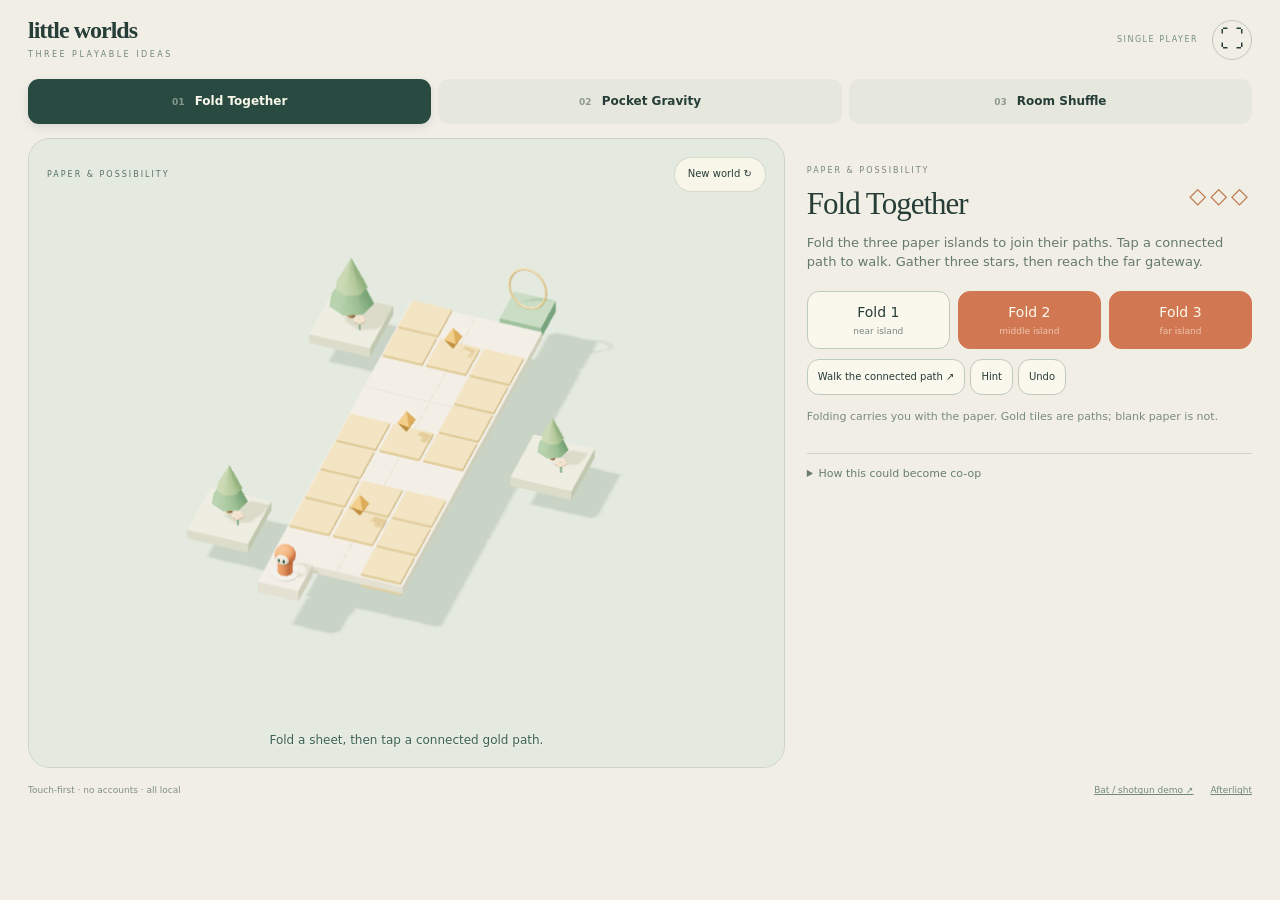
<file: index.html>
<!doctype html>
<html lang="en">
<head><meta charset="utf-8"><meta name="viewport" content="width=device-width,initial-scale=1,viewport-fit=cover"><meta name="theme-color" content="#f1eee6"><meta name="apple-mobile-web-app-capable" content="yes"><title>Little Worlds · Three playable ideas</title><link rel="manifest" href="manifest.webmanifest"><link rel="stylesheet" href="worlds.css"></head>
<body>
<header><div class="wordmark">little worlds<span>THREE PLAYABLE IDEAS</span></div><div class="header-actions"><span class="solo">SINGLE PLAYER</span><button id="fullscreen" aria-label="Toggle fullscreen">⛶</button></div></header>
<nav aria-label="Choose prototype"><button data-game="fold" class="active"><span>01</span> Fold Together</button><button data-game="gravity"><span>02</span> Pocket Gravity</button><button data-game="rooms"><span>03</span> Room Shuffle</button></nav>
<main>
<section id="stage" aria-label="Interactive puzzle"><canvas id="scene"></canvas><div class="stage-top"><span id="stage-label">PAPER & POSSIBILITY</span><button id="new">New world ↻</button></div><div id="toast" role="status" aria-live="polite"></div><div id="victory" hidden><div><span>BEAUTIFULLY DONE</span><h2 id="win-title">A little world, solved.</h2><p id="win-detail"></p><button id="again">Play another world ↗</button></div></div></section>
<section id="dashboard"><div class="game-heading"><div><span id="subtitle"></span><h1 id="title">Fold Together</h1></div><span id="score"></span></div><p id="description"></p><div id="inputs"></div><p id="help"></p><details><summary>How this could become co-op</summary><p id="coop"></p></details></section>
</main>
<footer><span>Touch-first · no accounts · all local</span><a href="arena.html">Bat / shotgun demo ↗</a><a href="afterlight.html">Afterlight</a></footer>
<script type="module" src="worlds.mjs"></script>
</body></html>
</file>
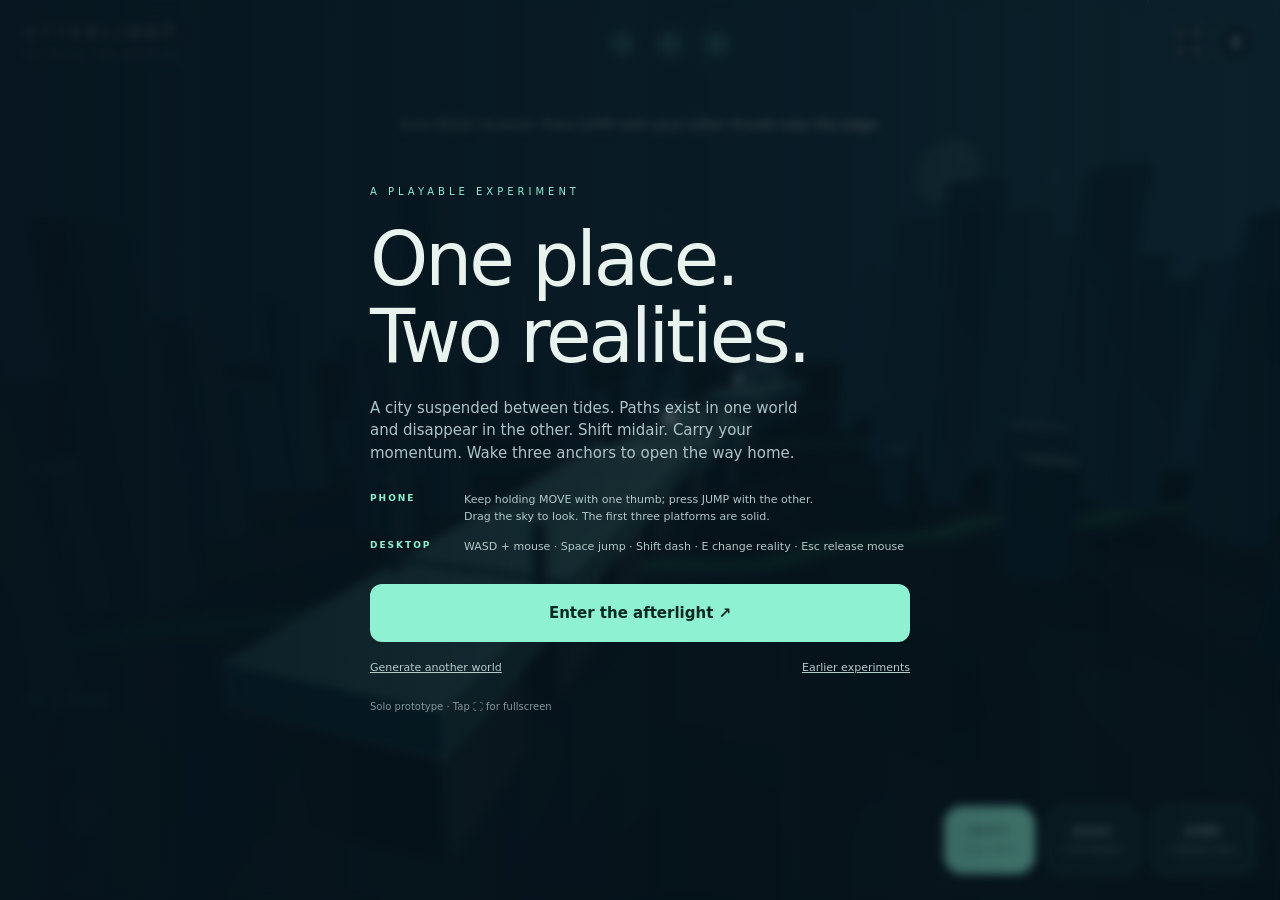
<file: afterlight.html>
<!doctype html>
<html lang="en"><head><meta charset="utf-8"><meta name="viewport" content="width=device-width,initial-scale=1,viewport-fit=cover"><meta name="theme-color" content="#08151d"><meta name="apple-mobile-web-app-capable" content="yes"><meta name="apple-mobile-web-app-status-bar-style" content="black-translucent"><title>AFTERLIGHT · Between two worlds</title><link rel="manifest" href="manifest.webmanifest"><link rel="stylesheet" href="echo.css"></head>
<body>
<canvas id="world" aria-label="First person floating ruins game"></canvas>
<div id="hud"><div class="brand">AFTERLIGHT<span>BETWEEN TWO WORLDS</span></div><div id="anchors">◇ ◇ ◇</div><div class="hud-actions"><button id="fullscreen" aria-label="Toggle fullscreen">⛶</button><button id="menu" aria-label="Pause game">Ⅱ</button></div></div>
<div id="crosshair">+</div><div id="message" role="status" aria-live="polite"></div><div id="phase-label">01 / TIDE</div>
<div id="controls"><div id="stick" aria-label="Movement joystick"><div id="thumb"></div><span>MOVE</span></div><div class="actions"><button id="shift">SHIFT<span>other reality</span></button><button id="dash">DASH<span>burst forward</span></button><button id="jump">JUMP<span>hold your nerve</span></button></div></div>
<div id="overlay"><div class="panel"><div class="eyebrow">A PLAYABLE EXPERIMENT</div><h1>One place.<br>Two realities.</h1><p id="description">A city suspended between tides. Paths exist in one world and disappear in the other. Shift midair. Carry your momentum. Wake three anchors to open the way home.</p><div class="instructions"><strong>PHONE</strong><span>Keep holding MOVE with one thumb; press JUMP with the other.<br>Drag the sky to look. The first three platforms are solid.</span><strong>DESKTOP</strong><span>WASD + mouse · Space jump · Shift dash · E change reality · Esc release mouse</span></div><button id="start">Enter the afterlight ↗</button><div class="links"><button id="new-world">Generate another world</button><a href="lab.html">Earlier experiments</a></div><small id="screen-help">Solo prototype · Tap ⛶ for fullscreen</small></div></div>
<script type="module" src="echo.js"></script></body></html>
</file>
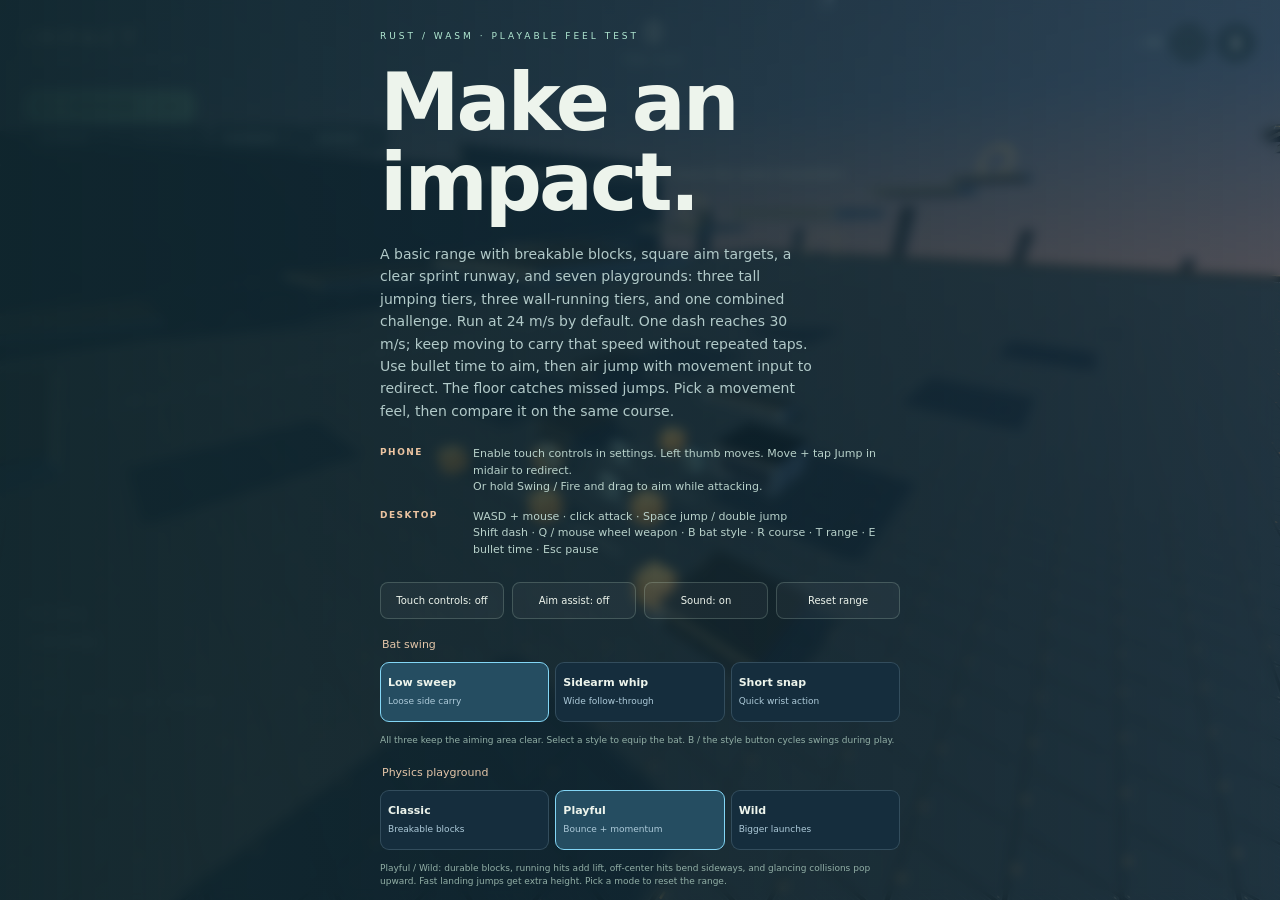
<file: arena.html>
<!doctype html>
<html lang="en"><head><meta charset="utf-8"><meta name="viewport" content="width=device-width,initial-scale=1,viewport-fit=cover"><meta name="theme-color" content="#10262d"><meta name="apple-mobile-web-app-capable" content="yes"><title>IMPACT · Bat / shotgun movement lab</title><link rel="stylesheet" href="arena/style.css"></head>
<body>
<canvas id="view" aria-label="First person physics arena"></canvas>
<header><div class="logo">IMPACT<span>A MOVEMENT & WEAPON LAB</span></div><div class="numbers"><strong id="score">0</strong><span id="combo">FREE PLAY</span></div><div class="tools"><span id="fps" aria-label="Frames per second">— FPS</span><button id="fullscreen" aria-label="Toggle fullscreen">⛶</button><button id="pause" aria-label="Pause arena">Ⅱ</button></div></header>
<button id="weapon" aria-label="Switch weapon">02 / SHOTGUN <span>⇄ BAT</span></button>
<button id="bat-cycle" hidden aria-label="Cycle bat swing style">Low sweep ↻</button>
<button id="course">COURSE ↗ <span>R · restart route</span></button><button id="runway">RUNWAY ↗</button><button id="range">RANGE ↗</button>
<div id="reticle"><span></span><span></span><span></span><span></span><i></i></div><div id="hitmarker">×</div><div id="notice" role="status" aria-live="polite">Loading Rust physics…</div>
<div id="readout"><span id="speed">0.0 m/s</span><span id="breaks">0 BROKEN</span><span id="feel">SNAPPY</span><span id="physics-readout">PLAYFUL</span><span id="progress">160 × 320m ARENA</span></div>
<div id="controls" hidden><div id="stick" aria-label="Move joystick"><div id="thumb"></div><span>MOVE</span></div><div class="buttons"><button id="slow">TIME<span>toggle bullet time</span></button><button id="dash">DASH<span>Shift</span></button><button id="jump">JUMP<span>Space · twice</span></button><button id="fire">SWING<span>hold to attack</span></button></div></div>
<div id="overlay"><section><span class="eyebrow">RUST / WASM · PLAYABLE FEEL TEST</span><h1>Make an<br>impact.</h1><p>A basic range with breakable blocks, square aim targets, a clear sprint runway, and seven playgrounds: three tall jumping tiers, three wall-running tiers, and one combined challenge. Run at 24 m/s by default. One dash reaches 30 m/s; keep moving to carry that speed without repeated taps. Use bullet time to aim, then air jump with movement input to redirect. The floor catches missed jumps. Pick a movement feel, then compare it on the same course.</p><div class="instructions"><b>PHONE</b><span>Enable touch controls in settings. Left thumb moves. Move + tap Jump in midair to redirect.<br>Or hold Swing / Fire and drag to aim while attacking.</span><b>DESKTOP</b><span>WASD + mouse · click attack · Space jump / double jump<br>Shift dash · Q / mouse wheel weapon · B bat style · R course · T range · E bullet time · Esc pause</span></div><div class="settings"><button id="touch-controls" aria-pressed="false">Touch controls: off</button><button id="assist">Aim assist: on</button><button id="sound">Sound: on</button><button id="reset">Reset range</button></div><fieldset class="lab-options"><legend>Bat swing</legend><div class="option-grid" role="group" aria-label="Bat animation"><button id="bat-style-0" aria-pressed="true"><b>Low sweep</b><span>Loose side carry</span></button><button id="bat-style-1" aria-pressed="false"><b>Sidearm whip</b><span>Wide follow-through</span></button><button id="bat-style-2" aria-pressed="false"><b>Short snap</b><span>Quick wrist action</span></button></div><small>All three keep the aiming area clear. Select a style to equip the bat. B / the style button cycles swings during play.</small></fieldset><fieldset class="lab-options"><legend>Physics playground</legend><div class="option-grid" role="group" aria-label="Object physics"><button id="physics-0" aria-pressed="false"><b>Classic</b><span>Breakable blocks</span></button><button id="physics-1" aria-pressed="true"><b>Playful</b><span>Bounce + momentum</span></button><button id="physics-2" aria-pressed="false"><b>Wild</b><span>Bigger launches</span></button></div><small>Playful / Wild: durable blocks, running hits add lift, off-center hits bend sideways, and glancing collisions pop upward. Fast landing jumps get extra height. Pick a mode to reset the range.</small></fieldset><div class="presets" role="group" aria-label="Movement feel"><button id="preset-0" aria-pressed="true"><b>Snappy</b><span>24 m/s · carry 30</span></button><button id="preset-1" aria-pressed="false"><b>Momentum</b><span>28 m/s · longer momentum</span></button><button id="preset-2" aria-pressed="false"><b>Floaty</b><span>20 m/s · long airtime</span></button></div><small class="compare">Choose a feel to restart your selected section. Jump routes are tuned for Snappy.</small><div class="playgrounds" role="group" aria-label="Playground"><button id="playground-0" aria-pressed="true">Jump · Easy</button><button id="playground-1" aria-pressed="false">Jump · Medium</button><button id="playground-2" aria-pressed="false">Jump · Hard</button><button id="playground-3" aria-pressed="false">Wall run · Easy</button><button id="playground-4" aria-pressed="false">Wall run · Medium</button><button id="playground-5" aria-pressed="false">Wall run · Hard</button><button id="playground-6" aria-pressed="false">Combined · Expert</button></div><small class="compare">Wall run: move alongside a glowing wall while airborne. Space / Jump kicks away. Only Combined requires both skills.</small><button id="start" disabled>Loading physics…</button><small id="capability">Keyboard and touch controls · single player</small><div class="links"><a href="bat-preview.html">Bat swing previews ↗</a><a href="index.html">← Puzzle prototypes</a><a href="downloads/impact-browser.zip" download>Download demo ↓</a></div></section></div>
<script type="module" src="arena/game.mjs"></script>
</body></html>
</file>
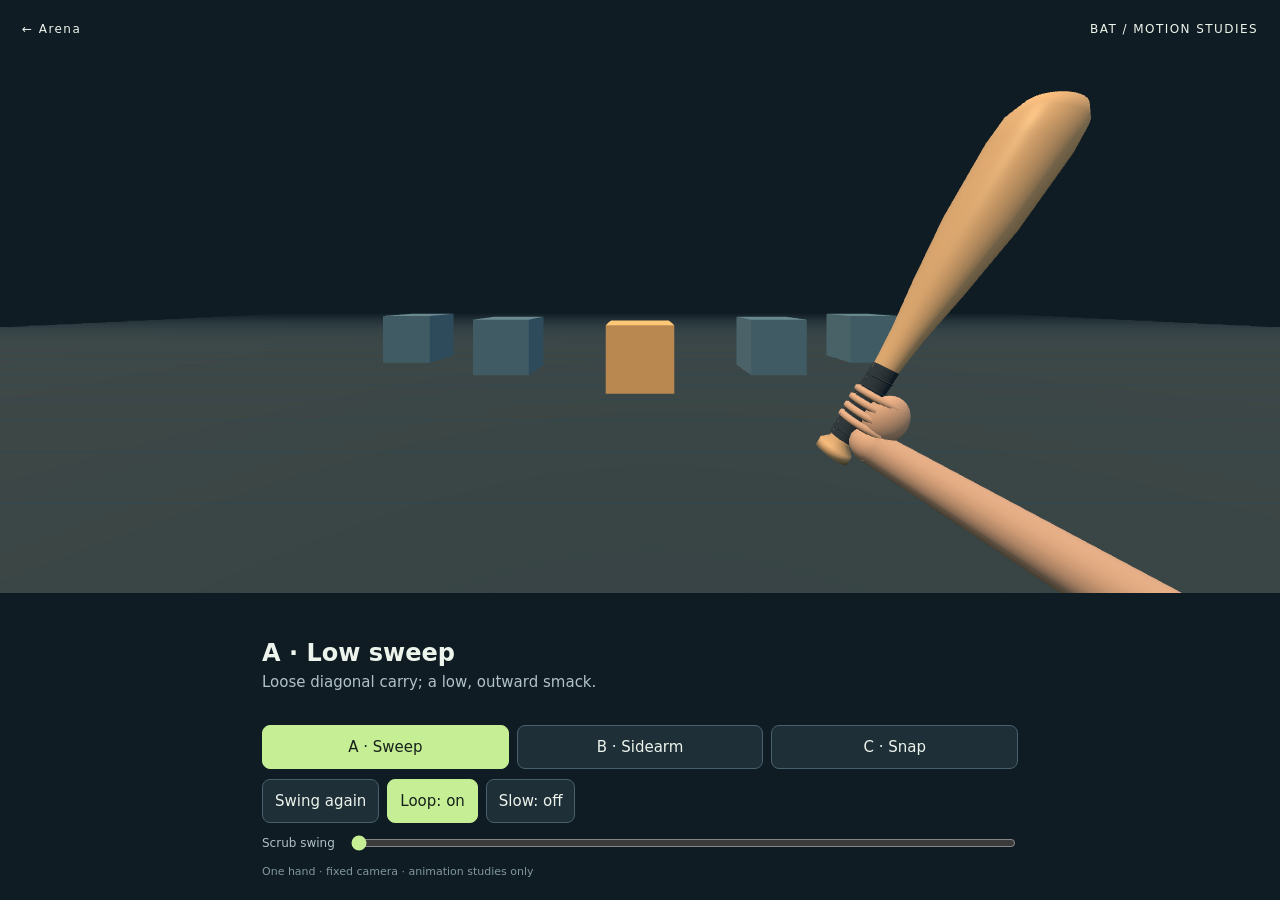
<file: bat-preview.html>
<!doctype html>
<html lang="en"><head><meta charset="utf-8"><meta name="viewport" content="width=device-width,initial-scale=1,viewport-fit=cover"><title>Bat swing studies · IMPACT</title><link rel="stylesheet" href="arena/bat-preview.css"></head><body>
<canvas id="preview" aria-label="Animated first person bat swing preview"></canvas>
<header><a href="arena.html">← Arena</a><span>BAT / MOTION STUDIES</span></header>
<main><h1 id="title">A · Low sweep</h1><p id="description"></p><div class="choices" role="group" aria-label="Swing style"><button data-style="0" aria-pressed="true">A · Sweep</button><button data-style="1" aria-pressed="false">B · Sidearm</button><button data-style="2" aria-pressed="false">C · Snap</button></div><div class="controls"><button id="swing">Swing again</button><button id="loop" aria-pressed="true">Loop: on</button><button id="slow" aria-pressed="false">Slow: off</button></div><label>Scrub swing <input id="scrub" type="range" min="0" max="1" step="0.001" value="0"></label><small>One hand · fixed camera · animation studies only</small></main>
<script type="module" src="arena/bat-preview.mjs"></script></body></html>
</file>
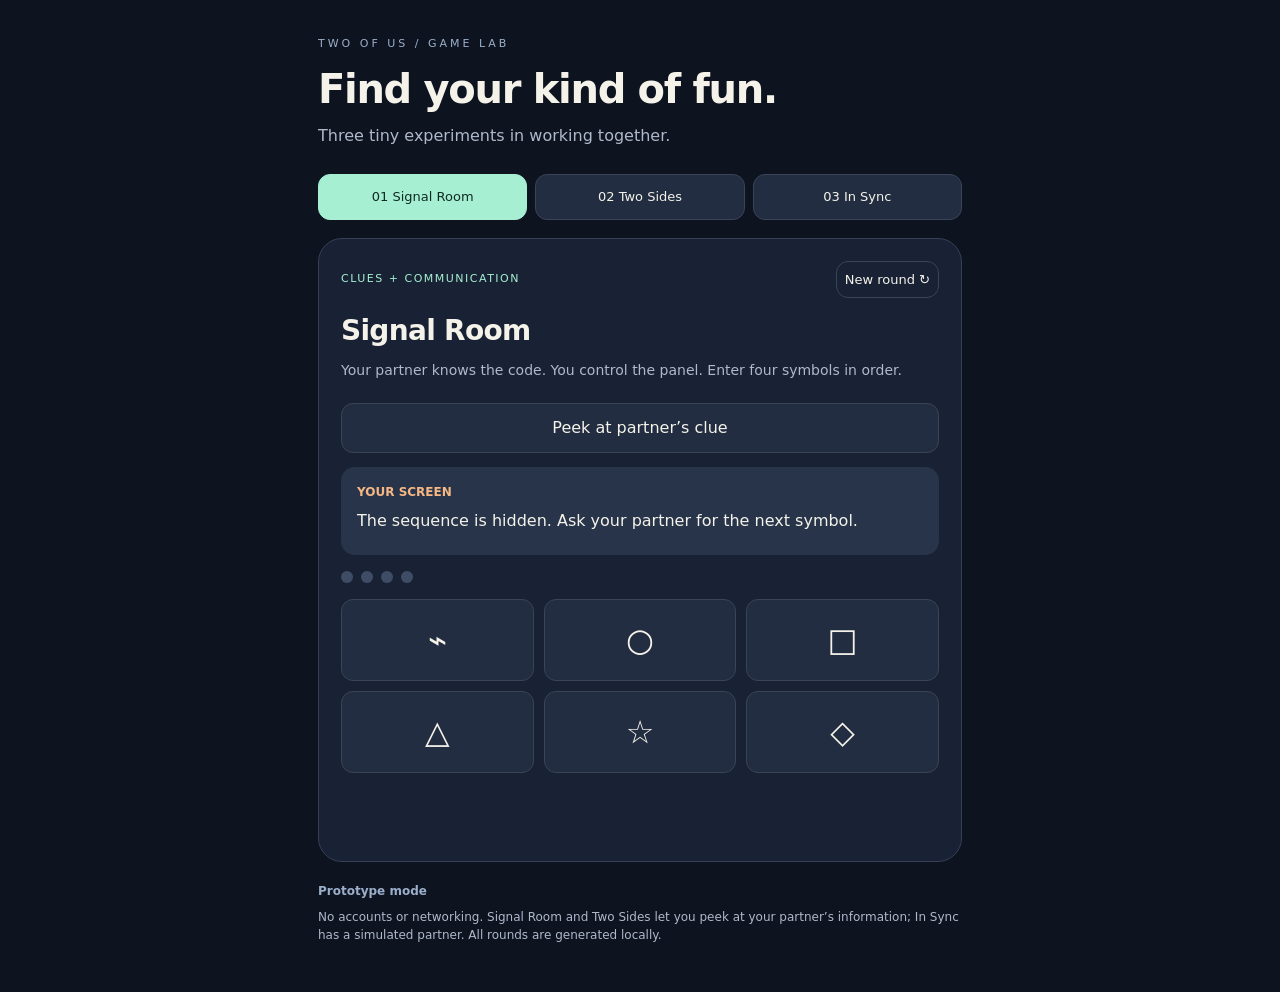
<file: lab.html>
<!doctype html>
<html lang="en">
<head>
  <meta charset="utf-8"><meta name="viewport" content="width=device-width,initial-scale=1">
  <meta name="theme-color" content="#151b2b">
  <title>Two of Us · Game Lab</title>
  <link rel="stylesheet" href="style.css">
</head>
<body>
  <main>
    <header><span class="eyebrow">TWO OF US / GAME LAB</span><h1>Find your kind of fun.</h1><p>Three tiny experiments in working together.</p></header>
    <nav aria-label="Choose a game">
      <button data-game="signal" class="selected">01 Signal Room</button>
      <button data-game="map">02 Two Sides</button>
      <button data-game="pulse">03 In Sync</button>
    </nav>
    <section class="game" aria-labelledby="game-title">
      <div class="topline"><span id="tag"></span><button id="reset" class="quiet">New round ↻</button></div>
      <h2 id="game-title"></h2><p id="intro"></p>
      <div id="board"></div>
      <div id="status" role="status" aria-live="polite"></div>
    </section>
    <aside><strong>Prototype mode</strong><p>No accounts or networking. Signal Room and Two Sides let you peek at your partner’s information; In Sync has a simulated partner. All rounds are generated locally.</p></aside>
  </main>
  <script src="game.js"></script>
</body>
</html>
</file>
<file: worlds.css>
*{box-sizing:border-box}html,body{margin:0;min-height:100%;background:#f1eee6;color:#263d38;font:14px/1.45 system-ui,sans-serif}body{padding:max(18px,env(safe-area-inset-top)) max(18px,env(safe-area-inset-right)) max(12px,env(safe-area-inset-bottom));max-width:1260px;margin:auto}button{font:inherit;color:inherit;cursor:pointer;-webkit-tap-highlight-color:transparent;touch-action:manipulation}button:focus-visible,a:focus-visible{outline:3px solid #cf7a51;outline-offset:3px}header{display:flex;justify-content:space-between;align-items:center;margin-bottom:18px}.wordmark{font:600 24px/1 Georgia,serif;letter-spacing:-1px}.wordmark span{display:block;font:8px/1.5 system-ui;letter-spacing:2.5px;margin-top:7px;color:#71877e}.header-actions{display:flex;align-items:center;gap:14px}.solo{font-size:8px;letter-spacing:1.5px;color:#789084}#fullscreen{font-size:24px;width:40px;height:40px;border:1px solid #bccabe;border-radius:50%;background:transparent}nav{display:flex;gap:7px;margin-bottom:14px}nav button{flex:1;background:#e6e7dd;border:1px solid transparent;border-radius:11px;padding:13px 6px;font-size:12px;font-weight:600}nav button span{opacity:.45;font-size:9px;margin-right:6px}nav button.active{background:#294a40;color:#faf7eb;box-shadow:0 3px 8px #294a4020}main{display:grid;grid-template-columns:minmax(0,1.7fr) minmax(280px,1fr);gap:22px}#stage{position:relative;border-radius:22px;background:#dce6dc;overflow:hidden;height:min(70vh,650px);min-height:390px;border:1px solid #ccd4c8}#scene{display:block;width:100%;height:100%;touch-action:none}.stage-top{position:absolute;top:18px;left:18px;right:18px;display:flex;justify-content:space-between;align-items:center;pointer-events:none}.stage-top span{font-size:8px;letter-spacing:2px;color:#587267}.stage-top button{pointer-events:auto;border:1px solid #526c4930;background:#fff9ecbb;border-radius:20px;padding:9px 13px;font-size:10px;backdrop-filter:blur(8px)}#toast{position:absolute;bottom:15px;left:20px;right:20px;text-align:center;color:#3c6154;font-size:12px;pointer-events:none;text-shadow:0 1px 2px #ffffffaa;min-height:20px}#dashboard{padding:20px 0}.game-heading{display:flex;align-items:center;justify-content:space-between;gap:8px}#subtitle{font-size:8px;letter-spacing:2px;color:#77887c}h1{font:500 31px/1.2 Georgia,serif;letter-spacing:-1px;margin:6px 0 12px}#score{white-space:nowrap;color:#bb7749;font-size:22px;letter-spacing:4px}#description{font-size:13px;color:#65796e;margin:0 0 19px;max-width:420px}#help{font-size:11px;color:#7b8b80;min-height:30px;margin:14px 0}#inputs button{border:1px solid #bdcbbd;background:#faf7ec;border-radius:12px;min-height:48px;padding:10px 14px}#inputs button.active{background:#d17853;color:#fff9ee;border-color:#d17853}.fold-buttons{display:grid;grid-template-columns:repeat(3,1fr);gap:8px}.fold-buttons button span{display:block;font-size:9px;opacity:.6;margin-top:3px}.move-list{display:flex;flex-wrap:wrap;gap:5px;margin-top:10px}.move-list button{min-height:36px!important;font-size:10px;padding:7px 10px!important}.gravity-controls{display:flex;gap:18px;align-items:center;justify-content:center}.tilt-pad{position:relative;border:1px solid #aec4b6;border-radius:50%;width:136px;height:136px;flex-shrink:0;background:radial-gradient(circle,#c6d9c980,#ffffff70);touch-action:none;user-select:none}.tilt-pad::before{content:'↑';position:absolute;top:8px;left:calc(50% - 5px);color:#91a99a}.tilt-pad::after{content:'↓';position:absolute;bottom:8px;left:calc(50% - 5px);color:#91a99a}.tilt-thumb{position:absolute;width:42px;height:42px;top:46px;left:46px;border-radius:50%;background:#3c715b;border:5px solid #f7f4e8;box-shadow:0 3px 7px #37584130;pointer-events:none}.gravity-buttons{display:flex;flex-direction:column;gap:9px;flex:1}.gravity-buttons button{touch-action:none;user-select:none}.gravity-buttons span{display:block;font-size:9px;opacity:.6}.room-controls{display:grid;grid-template-columns:1fr;gap:8px}.pawn-picks{display:flex;gap:8px}.pawn-picks button{flex:1}.row-control{display:grid;grid-template-columns:52px 1fr 52px;align-items:center;gap:8px}.row-control span{text-align:center;font-size:11px;color:#738277}.row-control button{font-size:19px}details{border-top:1px solid #cdd4c6;padding-top:12px;color:#687d70;font-size:11px}summary{cursor:pointer}details p{max-width:400px}footer{display:flex;gap:17px;align-items:center;font-size:9px;color:#809083;padding-top:16px}footer span{margin-right:auto}footer a{color:#718a7b}#victory{position:absolute;inset:0;background:#f4f1e4da;backdrop-filter:blur(8px);display:flex;align-items:center;justify-content:center;text-align:center;padding:24px}#victory[hidden]{display:none}#victory span{font-size:9px;letter-spacing:3px;color:#65907d}#victory h2{font:500 34px/1.15 Georgia,serif;max-width:300px}#victory p{font-size:12px;color:#718377}#victory button{border:0;background:#294a40;color:#faf7eb;padding:14px 18px;border-radius:12px}body:fullscreen{max-width:none;width:100%;height:100%;overflow:auto}#screen-message{color:#aa6949}
@media(max-width:720px){body{padding:15px 12px 12px}header{margin-bottom:13px}.wordmark{font-size:22px}.solo{font-size:7px}nav button{font-size:10px;padding:12px 4px}nav button span{display:none}main{grid-template-columns:1fr;gap:0}#stage{height:43vh;min-height:285px;max-height:430px;border-radius:19px}#dashboard{padding:15px 6px 0}h1{font-size:27px;margin:4px 0 8px}#description{font-size:12px;margin-bottom:12px}.gravity-controls{gap:24px}.tilt-pad{width:116px;height:116px}.tilt-thumb{left:36px;top:36px}.row-control{grid-template-columns:50px 1fr 50px}.row-control button{min-height:38px!important}#help{margin:10px 0;min-height:0}details{padding-top:8px}footer{gap:12px;font-size:8px}.stage-top{top:12px;left:12px;right:12px}.stage-top span{font-size:7px;letter-spacing:1.5px}}
@media(max-height:500px) and (orientation:landscape){body{padding:10px 14px}header{margin-bottom:6px}.wordmark{font-size:18px}.wordmark span{display:none}nav{margin-bottom:8px;max-width:62%}nav button{padding:8px}main{grid-template-columns:minmax(0,1.5fr) minmax(240px,1fr);gap:16px}#stage{height:calc(100vh - 115px);min-height:210px}#dashboard{padding:0}h1{font-size:23px}#description{font-size:10px;margin-bottom:8px}#help,details,footer{display:none}.tilt-pad{width:104px;height:104px}.tilt-thumb{top:30px;left:30px}#inputs button{min-height:38px}.room-controls{gap:4px}}
</file>
<file: echo.css>
*{box-sizing:border-box}html,body{margin:0;width:100%;height:100%;overflow:hidden;background:#08151d;color:#e9f3ed;font:14px/1.5 system-ui,sans-serif}button,a{-webkit-tap-highlight-color:transparent}button{font:inherit;color:inherit;cursor:pointer}button:focus-visible,a:focus-visible{outline:2px solid #8df1d2;outline-offset:4px}#world{display:block;width:100%;height:100%;touch-action:none}#hud{position:fixed;top:max(22px,env(safe-area-inset-top));left:24px;right:24px;display:flex;align-items:center;justify-content:space-between;pointer-events:none}.brand{font-size:15px;letter-spacing:5px;font-weight:700;text-shadow:0 2px 15px #000}.brand span{display:block;font-size:8px;letter-spacing:2.6px;opacity:.6;margin-top:5px}#anchors{font-size:25px;letter-spacing:10px;color:#88ead0;text-shadow:0 0 18px #8df1d2}#menu{pointer-events:auto;border:1px solid #ffffff30;background:#08151d70;border-radius:50%;width:40px;height:40px}#crosshair{position:fixed;left:50%;top:50%;transform:translate(-50%,-50%);opacity:.6;font-size:20px;font-weight:200;pointer-events:none}#message{position:fixed;top:115px;left:15%;right:15%;text-align:center;font-size:13px;letter-spacing:.4px;text-shadow:0 2px 8px #000;pointer-events:none}#phase-label{position:fixed;bottom:190px;left:24px;font-size:11px;letter-spacing:4px;color:#8df1d2;pointer-events:none}#controls{position:fixed;bottom:max(26px,env(safe-area-inset-bottom));left:24px;right:24px;display:flex;justify-content:space-between;align-items:flex-end;pointer-events:none}#stick{width:120px;height:120px;background:#10242c66;border:1px solid #a5dfd033;border-radius:50%;position:relative;touch-action:none;pointer-events:auto}#thumb{position:absolute;left:38px;top:38px;width:42px;height:42px;border-radius:50%;border:1px solid #b2f2e055;background:#a0e8d322}#stick span{position:absolute;bottom:-22px;width:100%;text-align:center;font-size:9px;letter-spacing:3px;color:#a9cac0}.actions{display:flex;gap:10px;pointer-events:auto;align-items:flex-end}.actions button{border:1px solid #8df1d244;background:#11272bcc;backdrop-filter:blur(12px);border-radius:18px;padding:17px 20px;letter-spacing:2px;font-size:11px;touch-action:manipulation;min-height:68px}.actions button span{display:block;font-size:8px;letter-spacing:0;opacity:.5;margin-top:4px}.actions #shift{background:#8df1d2;color:#08251f;border-color:#8df1d2}.actions button:active{transform:scale(.94)}#overlay{position:fixed;inset:0;display:flex;justify-content:center;align-items:center;padding:24px;background:linear-gradient(90deg,#06141ded,#06141d80);backdrop-filter:blur(5px);overflow:auto}.panel{width:540px;max-width:100%}.eyebrow{color:#8df1d2;font-size:10px;letter-spacing:4px}h1{font-size:clamp(42px,8vw,74px);line-height:1.04;font-weight:500;letter-spacing:-3px;margin:22px 0}.panel p{color:#acc4c7;font-size:15px;max-width:440px}.instructions{display:grid;grid-template-columns:80px 1fr;gap:14px;font-size:11px;margin:28px 0;color:#b0c9c7}.instructions strong{color:#8df1d2;font-size:9px;letter-spacing:2px}#start{background:#8df1d2;color:#09281f;border:0;border-radius:12px;padding:18px 24px;font-size:15px;width:100%;font-weight:600}.links{display:flex;justify-content:space-between;gap:10px;margin:18px 0}.links button,.links a{background:none;border:none;padding:0;color:#b4cac9;font-size:11px;text-decoration:underline}small{color:#7e989d;font-size:10px}.hidden{display:none!important}@media(max-width:600px){#hud{left:18px;right:18px}.brand{font-size:12px;letter-spacing:3px}#anchors{font-size:19px;letter-spacing:5px}#controls{left:18px;right:16px}#stick{width:96px;height:96px}#thumb{left:27px;top:27px}.actions{gap:6px;max-width:220px;flex-wrap:wrap;justify-content:flex-end}.actions button{padding:14px 12px;min-height:54px}.actions button span{display:none}.actions #shift{width:100%}#message{top:100px;left:8%;right:8%}#phase-label{bottom:176px;font-size:9px}#overlay{padding:26px}h1{margin:16px 0}.instructions{margin:20px 0}.panel p{font-size:13px}}@media(pointer:fine){#stick{opacity:.35}.actions button span{display:block}}
/* Preserve simultaneous thumb input; browser gestures must not cancel it. */
html,body,#controls,.actions,.actions button{touch-action:none;overscroll-behavior:none;-webkit-user-select:none;user-select:none}
.hud-actions{display:flex;gap:8px;pointer-events:auto}#fullscreen{width:40px;height:40px;border:1px solid #ffffff30;border-radius:50%;background:#08151d70;font-size:22px}
@media(max-width:600px){.actions #jump{min-width:88px;min-height:70px;font-size:14px}.actions{max-width:220px}.hud-actions{gap:5px}#fullscreen,#menu{width:34px;height:34px}#anchors{font-size:17px;letter-spacing:3px}}
</file>
<file: arena/style.css>
*{box-sizing:border-box}html,body{margin:0;width:100%;height:100%;overflow:hidden;background:#10262d;color:#edf4ec;font:14px/1.5 system-ui,sans-serif;touch-action:none;overscroll-behavior:none;-webkit-user-select:none;user-select:none}button,a{-webkit-tap-highlight-color:transparent}button{font:inherit;color:inherit;cursor:pointer;touch-action:none}button:focus-visible,a:focus-visible{outline:3px solid #f1b584;outline-offset:3px}#view{display:block;width:100%;height:100%;touch-action:none}header{position:fixed;top:max(18px,env(safe-area-inset-top));left:24px;right:24px;display:flex;justify-content:space-between;align-items:center;pointer-events:none}.logo{font-size:22px;font-weight:800;letter-spacing:4px;text-shadow:0 2px 12px #0005}.logo span{display:block;font-size:7px;letter-spacing:2px;opacity:.65}.numbers{text-align:center}.numbers strong{display:block;font-size:27px;line-height:1.1;font-weight:500}.numbers span{font-size:8px;letter-spacing:2px;color:#c4e8df}.tools{display:flex;gap:7px;pointer-events:auto}.tools button{width:40px;height:40px;border:1px solid #dbf5e233;border-radius:50%;background:#142f3f80;font-size:20px}#weapon{position:fixed;top:90px;left:24px;background:#e3a373;color:#222f2a;border:0;border-radius:10px;padding:9px 13px;font-size:10px;font-weight:700;letter-spacing:1.5px}#weapon span{margin-left:8px;font-size:8px;opacity:.6}#reticle{position:fixed;left:50%;top:50%;width:24px;height:24px;transform:translate(-50%,-50%);pointer-events:none}#reticle span{position:absolute;background:#f0f8ec99}#reticle span:nth-child(1){height:5px;width:1px;left:12px;top:0}#reticle span:nth-child(2){height:5px;width:1px;left:12px;bottom:0}#reticle span:nth-child(3){height:1px;width:5px;top:12px;left:0}#reticle span:nth-child(4){height:1px;width:5px;top:12px;right:0}#reticle i{position:absolute;top:11px;left:11px;width:3px;height:3px;border-radius:50%;background:#fff}#hitmarker{position:fixed;left:50%;top:50%;transform:translate(-50%,-50%);font-size:35px;font-weight:200;color:#ffdb9c;pointer-events:none;opacity:0}#notice{position:fixed;top:140px;left:12%;right:12%;text-align:center;font-size:12px;letter-spacing:.3px;text-shadow:0 2px 5px #0006;pointer-events:none}#readout{position:fixed;left:24px;bottom:190px;display:flex;flex-direction:column;gap:6px;pointer-events:none}#readout span:first-child{font-size:16px;font-variant-numeric:tabular-nums}#readout span:last-child{font-size:8px;letter-spacing:2px;color:#b1d9d0}#controls{position:fixed;left:24px;right:24px;bottom:max(25px,env(safe-area-inset-bottom));display:flex;align-items:flex-end;justify-content:space-between;pointer-events:none}#stick{position:relative;width:124px;height:124px;flex-shrink:0;border:1px solid #bee8dd44;border-radius:50%;background:#16374060;touch-action:none;pointer-events:auto}#thumb{position:absolute;left:39px;top:39px;width:44px;height:44px;border-radius:50%;border:1px solid #d6f6e755;background:#b6f4da33;pointer-events:none}#stick>span{position:absolute;bottom:-20px;font-size:8px;letter-spacing:3px;width:100%;text-align:center;opacity:.65}.buttons{pointer-events:auto;display:grid;grid-template-columns:repeat(3,62px) 90px;gap:8px;align-items:end}.buttons button{background:#193b45bb;backdrop-filter:blur(6px);border:1px solid #d9f6e133;border-radius:14px;min-height:64px;padding:12px 6px;font-size:10px;letter-spacing:1px}.buttons button span{display:block;font-size:7px;letter-spacing:0;opacity:.5;margin-top:6px}.buttons #fire{background:#e8ad7c;color:#20382f;border-color:#e8ad7c;min-height:95px;font-size:14px;font-weight:700}.buttons .active{background:#91e4c2;color:#14372b}.buttons button:active{transform:scale(.95)}#overlay{position:fixed;inset:0;padding:24px;background:linear-gradient(90deg,#10262df5,#10262d90);backdrop-filter:blur(6px);display:flex;align-items:center;justify-content:center;overflow:auto;touch-action:pan-y}#overlay.hidden{display:none}#overlay section{width:520px;max-width:100%}.eyebrow{font-size:9px;letter-spacing:3px;color:#b1e8d2}h1{font-size:clamp(45px,9vw,80px);font-weight:650;line-height:1;letter-spacing:-3px;margin:18px 0 20px}#overlay p{font-size:14px;line-height:1.6;color:#b2cac9;max-width:440px}.instructions{display:grid;grid-template-columns:80px 1fr;gap:13px;font-size:11px;margin:24px 0;color:#b8d1ca}.instructions b{font-size:9px;letter-spacing:1.5px;color:#ecc4a1}.settings{display:flex;gap:8px;margin:22px 0 12px}.settings button{flex:1;padding:10px 5px;font-size:10px;border:1px solid #cee8d733;border-radius:8px;background:#ffffff0a}#start{width:100%;border:0;border-radius:12px;background:#e8ad7c;color:#163c31;padding:17px;font-size:15px;font-weight:700}#start:disabled{opacity:.5;cursor:wait}small{display:block;font-size:9px;color:#92afa6;margin-top:12px}.links{display:flex;justify-content:space-between;margin-top:22px;font-size:11px}.links a{color:#b6d3c6}body.slow #view{filter:saturate(.65)}body.slow #notice{color:#b5f2eb}
@media(max-width:600px){header{left:16px;right:16px;top:17px}.logo{font-size:17px;letter-spacing:3px}.logo span{font-size:6px;letter-spacing:1px}.tools{gap:5px}.tools button{width:34px;height:34px;font-size:19px}.numbers strong{font-size:24px}.numbers span{font-size:7px}#weapon{left:16px;top:77px;font-size:9px}#notice{top:122px;font-size:11px;left:8%;right:8%}#controls{left:16px;right:14px;bottom:24px}#stick{width:106px;height:106px}#thumb{left:30px;top:30px}#readout{left:18px;bottom:170px}.buttons{grid-template-columns:58px 58px 76px;gap:6px}.buttons button{min-height:52px;font-size:9px}.buttons button span{display:none}.buttons #slow{grid-column:1}.buttons #dash{grid-column:2}.buttons #jump{grid-column:1 / 3;min-height:56px}.buttons #fire{grid-column:3;grid-row:1 / 3;min-height:114px;font-size:12px}#overlay{padding:23px}.instructions{grid-template-columns:65px 1fr;font-size:10px;gap:12px;margin:18px 0}#overlay p{font-size:12px}h1{margin:16px 0}.settings{margin-top:16px}}
@media(max-height:480px) and (orientation:landscape){#overlay{align-items:flex-start;padding:20px}#overlay section{width:600px}h1{font-size:40px;margin:10px 0}#overlay p{max-width:none}.instructions{margin:12px 0}#readout{bottom:145px}header{top:12px}#notice{top:98px}#weapon{top:65px}#stick{width:96px;height:96px}#thumb{left:25px;top:25px}.buttons{grid-template-columns:repeat(3,60px) 85px}.buttons #slow{grid-column:auto}.buttons #dash{grid-column:auto}.buttons #jump{grid-column:auto;min-height:64px}.buttons #fire{grid-column:auto;grid-row:auto;min-height:85px}}

#fps{min-width:42px;text-align:right;font-size:9px;font-variant-numeric:tabular-nums;color:#c4e8df;align-self:center;white-space:nowrap}

#course{position:fixed;top:124px;left:24px;background:#122e49b0;color:#d8f5ff;border:1px solid #9edfff44;border-radius:9px;padding:8px 12px;font:700 10px system-ui;letter-spacing:1px;cursor:pointer}#course span{font-size:8px;font-weight:400;margin-left:7px;opacity:.7}#notice{top:166px}#feel{font-size:9px;letter-spacing:2px;color:#f4c799}#progress{font-size:8px;letter-spacing:1px;color:#b9e7f7}.presets{display:grid;grid-template-columns:repeat(3,1fr);gap:8px;margin:16px 0 4px}.presets button{padding:12px 6px;background:#152d3d;border:1px solid #aacbdd33;border-radius:9px;text-align:left}.presets b{display:block;font-size:12px}.presets span{display:block;font-size:9px;color:#adcad9;margin-top:5px}.presets button[aria-pressed="true"]{border-color:#83d6f5;background:#254d61}.compare{margin:8px 0 14px}
@media(max-width:600px){#course{top:112px;left:16px;font-size:9px}#course span{display:none}#notice{top:158px;left:7%;right:7%}.presets{gap:5px}.presets button{padding:10px 6px}.presets span{font-size:8px}#readout{gap:3px}}
@media(max-height:480px) and (orientation:landscape){#course{top:105px}#notice{top:145px}.presets{margin:10px 0}.presets button{padding:8px}}

#runway{position:fixed;top:124px;left:211px;background:#122e49b0;color:#d8f5ff;border:1px solid #9edfff44;border-radius:9px;padding:8px 12px;font:700 10px system-ui;letter-spacing:1px;cursor:pointer}
@media(max-width:600px){#runway{top:112px;left:112px;font-size:9px}}@media(max-height:480px) and (orientation:landscape){#runway{top:105px}}

#controls[hidden]{display:none}.settings{flex-wrap:wrap}.settings button{flex:1 1 100px}

.playgrounds{display:grid;grid-template-columns:repeat(3,1fr);gap:6px;margin:14px 0}.playgrounds button{padding:10px 4px;font-size:10px;border:1px solid #aacbdd33;border-radius:8px;background:#152d3d}.playgrounds button[aria-pressed="true"]{background:#254d61;border-color:#83d6f5}.playgrounds button:last-child{grid-column:1/-1}#overlay{align-items:safe center}

#range{position:fixed;top:124px;left:304px;background:#122e49b0;color:#d8f5ff;border:1px solid #9edfff44;border-radius:9px;padding:8px 12px;font:700 10px system-ui;letter-spacing:1px;cursor:pointer}@media(max-width:600px){#range{top:112px;left:206px;font-size:9px}}@media(max-height:480px) and (orientation:landscape){#range{top:105px}}

.lab-options{border:0;padding:0;margin:18px 0}.lab-options legend{font-size:11px;color:#e4c6a9;margin-bottom:8px}.option-grid{display:grid;grid-template-columns:repeat(3,1fr);gap:6px}.option-grid button{padding:12px 7px;text-align:left;border:1px solid #aacbdd33;border-radius:9px;background:#152d3d}.option-grid button[aria-pressed=true]{background:#254d61;border-color:#83d6f5}.option-grid b{display:block;font-size:11px}.option-grid span{display:block;font-size:9px;color:#adcad9;margin-top:4px}#physics-readout{font-size:9px;color:#b7e8c0;letter-spacing:1px}

#bat-cycle{position:fixed;top:90px;right:24px;padding:9px 12px;border:1px solid #aacbdd44;border-radius:10px;background:#122e49b0;font-size:10px}#bat-cycle[hidden]{display:none}@media(max-width:600px){#bat-cycle{top:77px;right:16px;font-size:9px}}@media(max-height:480px) and (orientation:landscape){#bat-cycle{top:65px}}
</file>
<file: arena/bat-preview.css>
*{box-sizing:border-box}body{margin:0;background:#101c23;color:#edf4ec;font:15px system-ui,sans-serif}canvas{position:fixed;inset:0;width:100%;height:100%;touch-action:manipulation}header{position:fixed;top:0;left:0;right:0;padding:22px;display:flex;justify-content:space-between;gap:16px;font-size:12px;letter-spacing:.12em}a{color:#edf4ec;text-decoration:none}main{position:fixed;bottom:0;left:0;right:0;padding:22px;background:linear-gradient(transparent,#101c23 28%);max-width:800px;margin:auto}h1{font-size:24px;margin:24px 0 6px}p{margin:0 0 16px;color:#b1c2c7;min-height:36px}.choices,.controls{display:flex;gap:8px;margin-bottom:10px}button{border:1px solid #49616c;border-radius:8px;background:#20313be8;color:#edf4ec;padding:12px;cursor:pointer;font:inherit}.choices button{flex:1}button[aria-pressed=true]{background:#c6ee94;color:#16211b;border-color:#c6ee94}label{display:flex;align-items:center;gap:14px;font-size:12px;color:#b1c2c7}input{flex:1;accent-color:#c6ee94}small{display:block;margin-top:12px;color:#82979f;font-size:11px}@media(max-width:500px){header{padding:14px;font-size:10px}main{padding:14px}h1{font-size:21px}.choices button{font-size:12px;padding:12px 6px}.controls button{font-size:13px;padding:10px}p{font-size:13px}}
</file>
<file: style.css>
*{box-sizing:border-box}body{margin:0;background:#0e1320;color:#f4f2e9;font:16px/1.5 system-ui,sans-serif}main{max-width:680px;margin:auto;padding:30px 18px 40px}header{margin-bottom:26px}.eyebrow{color:#9bafca;font-size:11px;letter-spacing:3px}h1{font-size:clamp(28px,6vw,40px);line-height:1.15;letter-spacing:-1.3px;margin:12px 0}p{color:#aeb9cb;margin:8px 0}nav{display:flex;gap:8px;margin-bottom:18px}button{font:inherit;cursor:pointer;border:1px solid #394457;background:#232d41;color:#f4f2e9;border-radius:12px;padding:12px;touch-action:manipulation}button:hover{background:#35425b}button:focus-visible{outline:3px solid #f6b785;outline-offset:3px}nav button{flex:1;font-size:13px;padding:12px 6px}nav .selected{background:#a6efd2;color:#102b23;border-color:#a6efd2}.game{background:#192234;border:1px solid #354057;border-radius:24px;padding:22px;min-height:400px}.topline{display:flex;justify-content:space-between;align-items:center;gap:8px}.topline span{color:#a6efd2;font-size:11px;letter-spacing:1.5px}.quiet{background:transparent;font-size:13px;padding:8px}h2{font-size:28px;letter-spacing:-.7px;margin:12px 0 6px}#intro{font-size:14px;margin-bottom:22px}#status{min-height:48px;margin-top:18px;color:#a6efd2;font-size:14px}aside{margin-top:20px;font-size:12px;color:#9bafca}aside p{font-size:12px}.clue{background:#27344a;border-radius:14px;padding:16px;margin:14px 0;min-height:88px}.clue strong{display:block;font-size:12px;color:#f6b785;margin-bottom:8px}.symbols{display:grid;grid-template-columns:repeat(3,1fr);gap:10px}.symbol{font-size:32px;min-height:82px}.symbol.pressed{background:#a6efd2;color:#152c25}.progress{display:flex;gap:8px;margin:16px 0}.dot{width:12px;height:12px;background:#3f4c65;border-radius:50%}.dot.done{background:#a6efd2}.grid{display:grid;grid-template-columns:repeat(5,1fr);gap:5px;margin:15px 0}.tile{aspect-ratio:1;border-radius:8px;display:flex;align-items:center;justify-content:center;background:#27344a;font-size:23px}.tile.wall{background:#0e1320}.tile.player{background:#a6efd2;color:#122e26}.tile.goal{box-shadow:inset 0 0 0 2px #f6b785}.tile.trail{background:#405b65}.directions{display:grid;grid-template-columns:repeat(3,1fr);gap:8px;max-width:280px;margin:auto}.directions button{min-height:52px}.directions button:first-child{grid-column:2}.directions button:nth-child(2){grid-column:1}.readout{display:flex;justify-content:space-between;font-size:13px;color:#aeb9cb}.track{height:90px;position:relative;background:#101727;border-radius:14px;overflow:hidden;margin:24px 0}.zone{position:absolute;top:0;bottom:0;background:#a6efd233;border-left:2px solid #a6efd2;border-right:2px solid #a6efd2}.needle{position:absolute;top:10px;bottom:10px;width:5px;background:#f6b785;border-radius:5px}.hit{width:100%;background:#a6efd2;color:#102b23;font-size:19px;font-weight:700;min-height:64px}.hit:disabled{opacity:.5;cursor:default}.full{width:100%}@media(prefers-reduced-motion:reduce){*{scroll-behavior:auto}}
</file>
